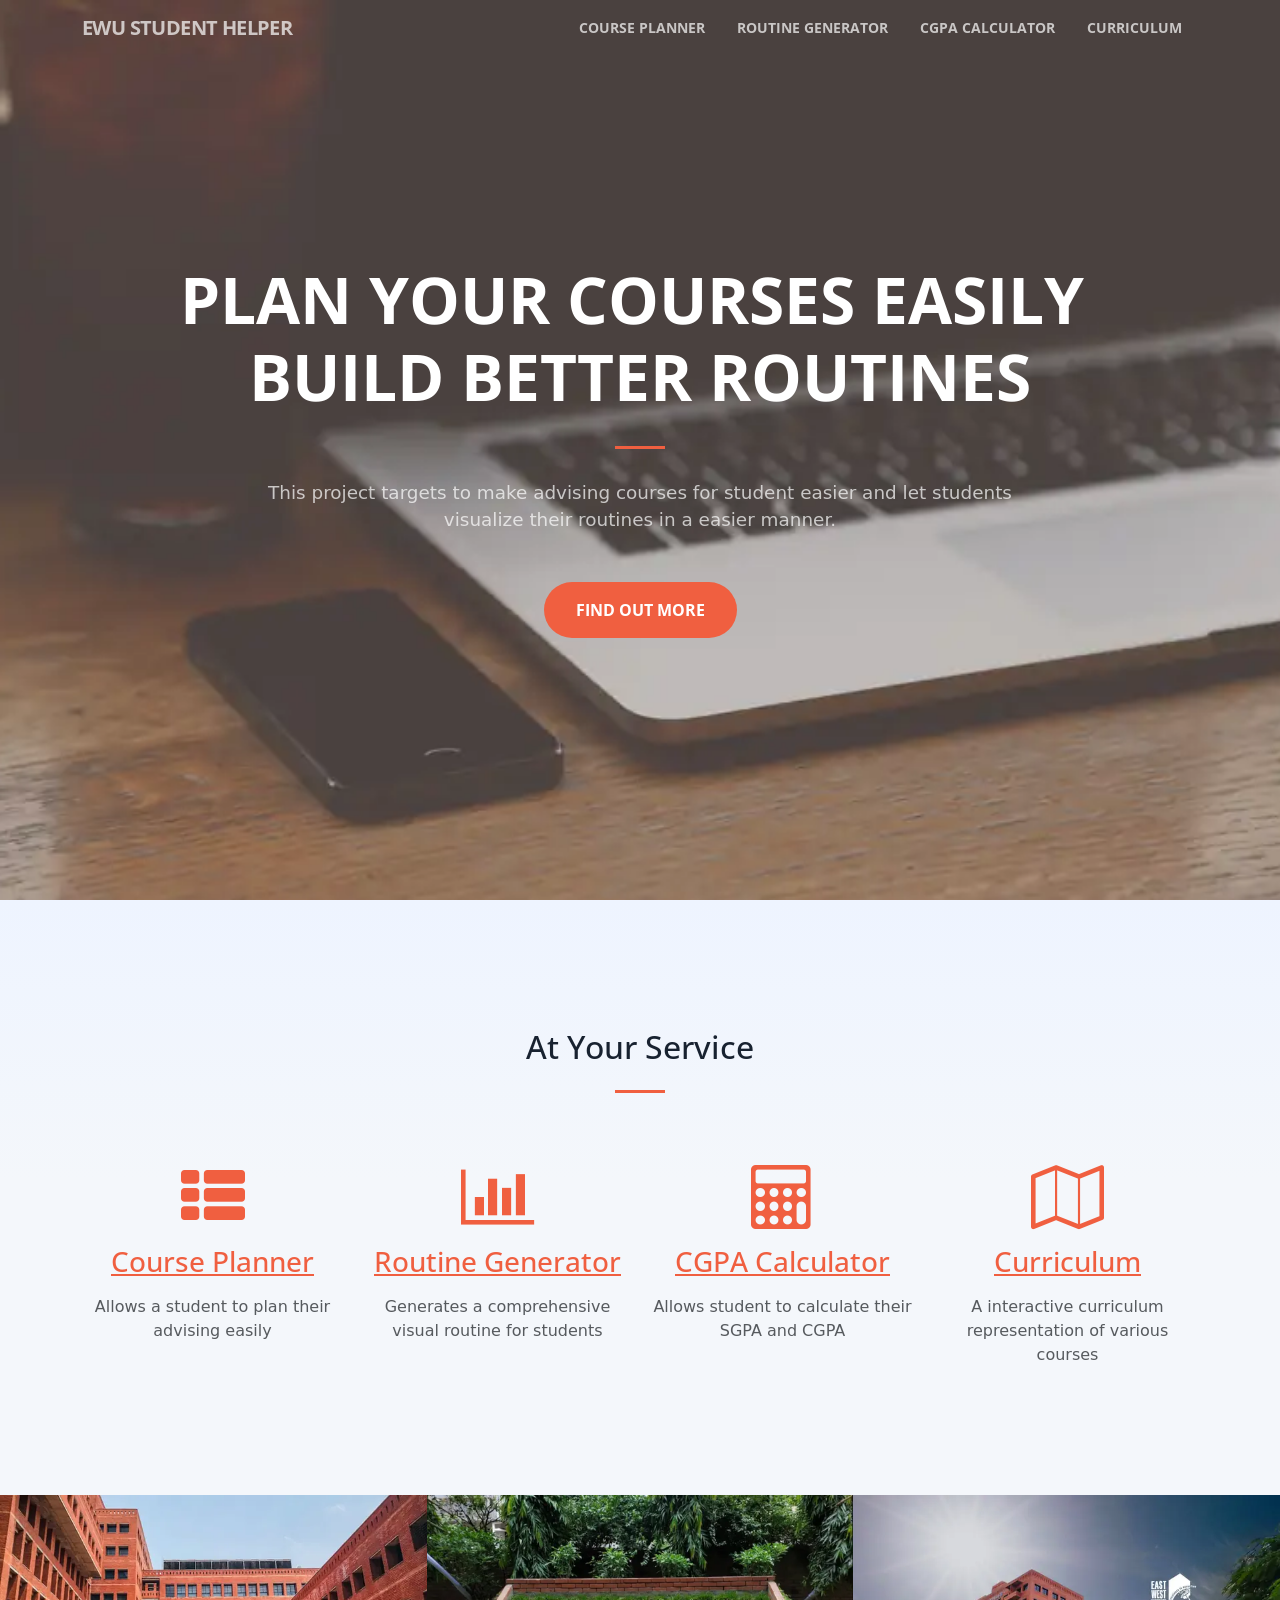
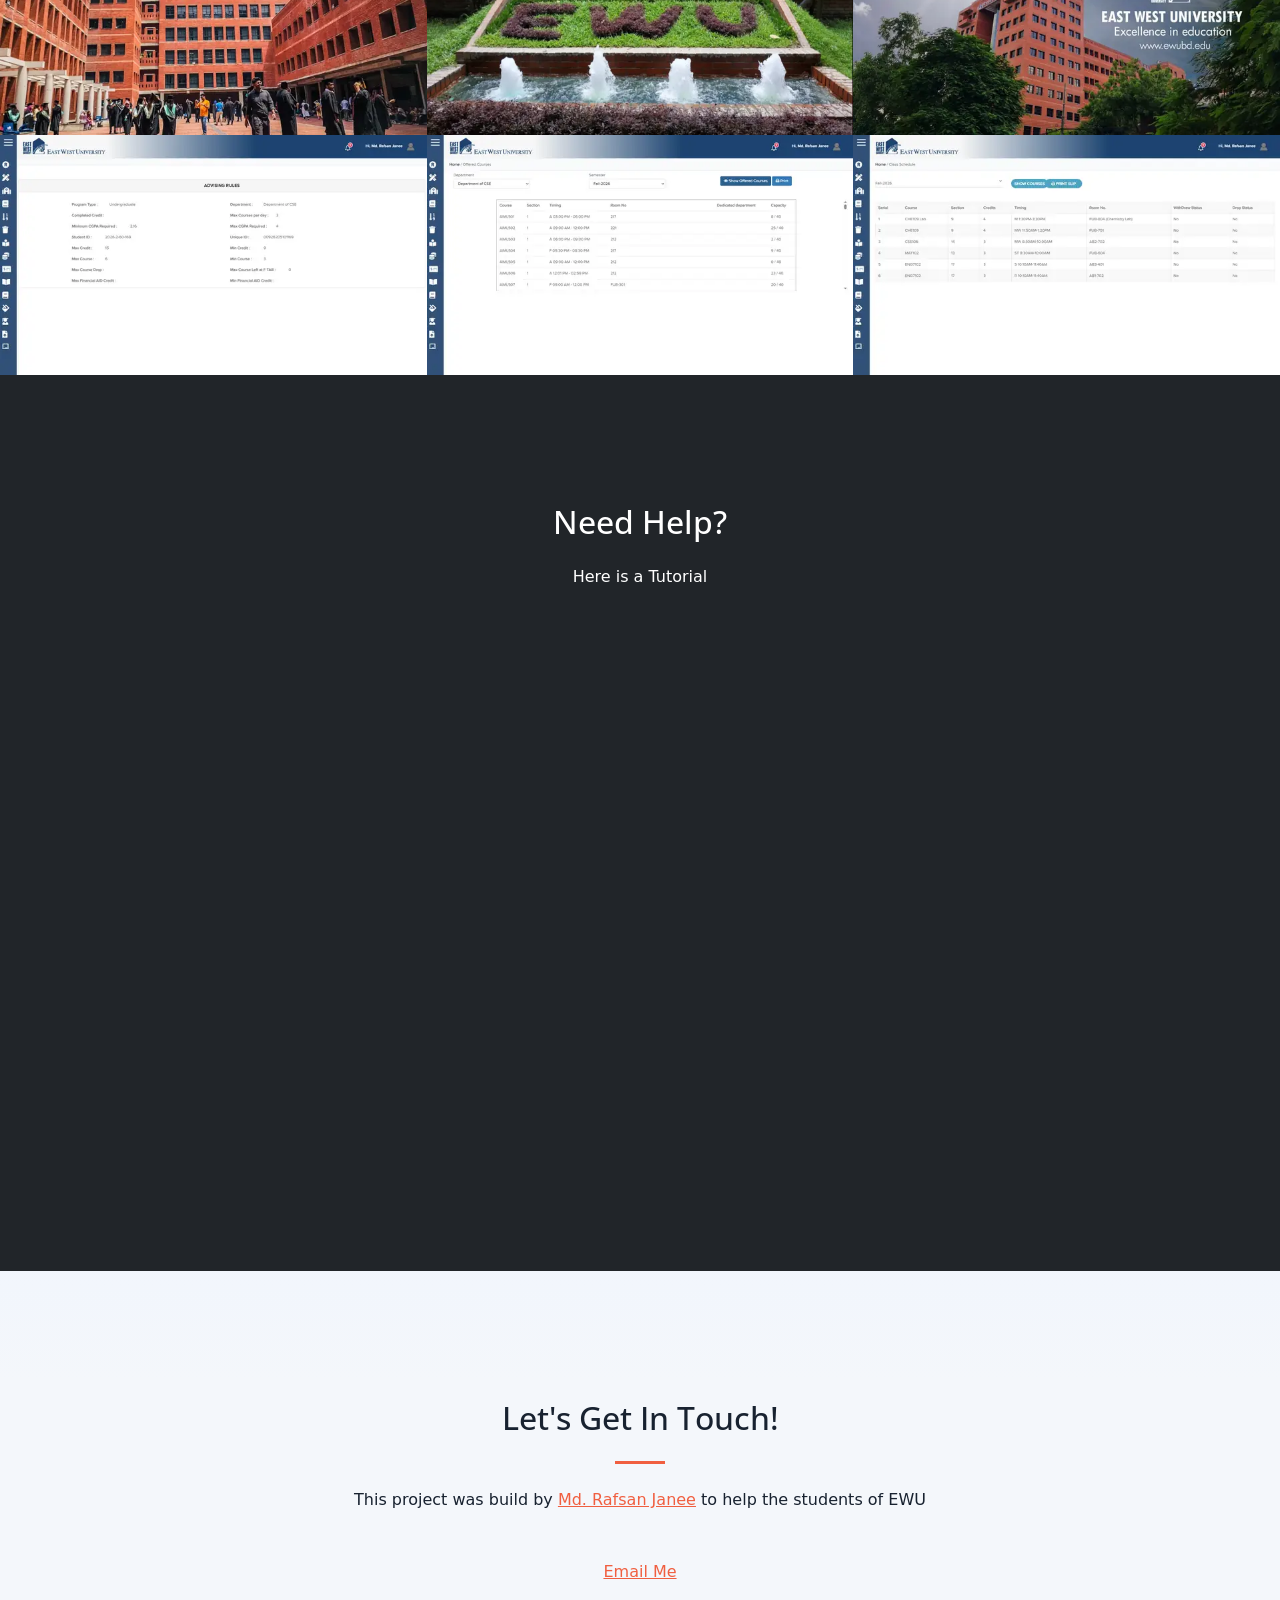
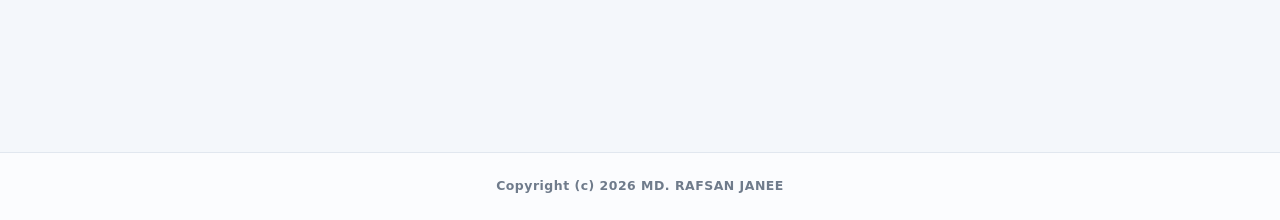
<file: index.html>
<!DOCTYPE html>
<html data-bs-theme="light" lang="en">

<head>
    <script async src="https://www.googletagmanager.com/gtag/js?id=G-41727BYK92"></script>
    <script>
        window.dataLayer = window.dataLayer || [];
        function gtag(){dataLayer.push(arguments);}
        gtag('js', new Date());

        gtag('config', 'G-41727BYK92');
    </script>

    <meta charset="utf-8">
    <meta name="viewport" content="width=device-width, initial-scale=1.0, shrink-to-fit=no">
    <meta name="google-site-verification" content="l_fJsaRKDpaovnv64IpRwN6zo4jwknFCxaAOwgimL_4" />
    <title>EWU Student Helper | Course Planner, CGPA Calculator & Routine Generator</title>
    <meta name="description" content="Free tools for East West University (EWU) students: CGPA calculator, course planner, routine generator, and curriculum guide, all in one place.">
    <meta name="keywords" content="EWU, East West University, EWU CGPA calculator, EWU routine generator, EWU course planner, EWU curriculum, EWU student helper">
    <link rel="canonical" href="https://ewustudenthelper.vercel.app/">
    <meta property="og:type" content="website">
    <meta property="og:url" content="https://ewustudenthelper.vercel.app/">
    <meta property="og:title" content="EWU Student Helper - Free Tools for East West University Students">
    <meta property="og:description" content="Free tools for East West University (EWU) students: CGPA calculator, course planner, routine generator, and curriculum guide, all in one place.">
    <meta property="og:image" content="https://ewustudenthelper.vercel.app/assets/img/og/og-home.jpg">
    <meta property="og:image:width" content="1200">
    <meta property="og:image:height" content="630">
    <meta property="og:site_name" content="EWU Student Helper">
    <meta name="twitter:card" content="summary_large_image">
    <meta name="twitter:title" content="EWU Student Helper - Free Tools for East West University Students">
    <meta name="twitter:description" content="Free tools for East West University (EWU) students: CGPA calculator, course planner, routine generator, and curriculum guide, all in one place.">
    <meta name="twitter:image" content="https://ewustudenthelper.vercel.app/assets/img/og/og-home.jpg">
    <meta property="og:site_name" content="EWU Student Helper">
    <meta name="application-name" content="EWU Student Helper">
    <script type="application/ld+json">
        {
           "@context": "https://schema.org",
            "@type": "WebSite",
            "name": "EWU Student Helper",
            "alternateName": ["EWU-Student-Helper", "EWU Student Helper App"],
            "url": "https://ewustudenthelper.vercel.app/"
        }
    </script>
    <link rel="icon" type="image/svg+xml" href="assets/img/favicon.svg">
    <link rel="preload" as="image" href="assets/img/header-mobile.webp" type="image/webp" media="(max-width: 800px)" fetchpriority="high">
    <link rel="preload" as="image" href="assets/img/header.webp" type="image/webp" media="(min-width: 801px)" fetchpriority="high">
    <link rel="stylesheet" href="assets/bootstrap/css/bootstrap.min.css">
    <link rel="stylesheet" href="assets/fonts/font-awesome.min.css">
    <link rel="stylesheet" href="assets/css/embed/animation/aos.min.css">
    <link rel="stylesheet" href="assets/css/baguetteBox.min.css" media="print" onload="this.media='all'">
    <noscript><link rel="stylesheet" href="assets/css/baguetteBox.min.css"></noscript>
    <link href="assets/css/style.css" rel="stylesheet">
</head>

<body id="page-top" data-bs-spy="scroll" data-bs-target="#mainNav" data-bs-offset="57">
    <nav class="navbar navbar-expand-lg fixed-top" id="mainNav">
        <div class="container"><a class="navbar-brand" href="#page-top">EWU STUDENT HELPER</a><button class="navbar-toggler" data-bs-toggle="collapse" data-bs-target="#navbarResponsive" type="button" aria-controls="navbarResponsive" aria-expanded="false" aria-label="Toggle navigation"><i class="fa fa-align-justify"></i></button>
            <div class="collapse navbar-collapse" id="navbarResponsive">
                <ul class="navbar-nav ms-auto">
                    <li class="nav-item"><a class="nav-link" href="planner.html">Course Planner</a></li>
                    <li class="nav-item"><a class="nav-link" href="routine.html">Routine Generator</a></li>
                    <li class="nav-item"><a class="nav-link" href="cgpa.html">CGPA Calculator</a></li>
                    <li class="nav-item"><a class="nav-link" href="curriculum.html">Curriculum</a></li>
                </ul>
            </div>
        </div>
    </nav>
    <header class="text-center text-white d-flex masthead" style="background-image:url('assets/img/header-mobile.webp');">
        <div class="container my-auto">
            <div class="row">
                <div class="col-lg-10 mx-auto">
                    <h1 class="text-uppercase"><strong>Plan your courses easily&nbsp; Build better routines</strong></h1>
                    <hr>
                </div>
            </div>
            <div class="col-lg-8 mx-auto">
                <p class="mb-5 text-faded">This project targets to make advising courses for student easier and let students visualize their routines in a easier manner.</p><a class="btn btn-primary btn-xl" role="button" href="#services">Find Out More</a>
            </div>
        </div>
    </header>
    <main id="main">
    <section id="services">
        <div class="container">
            <div class="row">
                <div class="col-lg-12 text-center">
                    <h2 class="section-heading">At Your Service</h2>
                    <hr class="my-4">
                </div>
            </div>
        </div>
        <div class="container">
            <div class="row">
                <div class="col-md-6 col-lg-3 text-center">
                    <div class="mt-5 mx-auto service-box"><i class="fa fa-th-list mb-3 fa-4x text-primary" data-aos="zoom-in" data-aos-duration="200" data-aos-once="true"></i>
                        <h3 class="mb-3"><a href="planner.html"> Course Planner</a></h3>
                        <p class="text-muted mb-0">Allows a student to plan their advising easily</p>
                    </div>
                </div>
                <div class="col-md-6 col-lg-3 text-center">
                    <div class="mt-5 mx-auto service-box"><i class="fa fa-bar-chart-o mb-3 fa-4x text-primary" data-aos="zoom-in" data-aos-duration="200" data-aos-delay="200" data-aos-once="true"></i>
                        <h3 class="mb-3"><a href="routine.html">Routine Generator</a></h3>
                        <p class="text-muted mb-0">Generates a comprehensive visual routine for students</p>
                    </div>
                </div>
                <div class="col-md-6 col-lg-3 text-center">
                    <div class="mt-5 mx-auto service-box"><i class="fa fa-calculator mb-3 fa-4x text-primary" data-aos="zoom-in" data-aos-duration="200" data-aos-delay="400" data-aos-once="true"></i>
                        <h3 class="mb-3"><a href="cgpa.html">CGPA Calculator</a></h3>
                        <p class="text-muted mb-0">Allows student to calculate their SGPA and CGPA</p>
                    </div>
                </div>
                <div class="col-md-6 col-lg-3 text-center">
                    <div class="mt-5 mx-auto service-box"><i class="fa fa-map-o mb-3 fa-4x text-primary" data-aos="fade" data-aos-duration="200" data-aos-delay="600" data-aos-once="true"></i>
                        <h3 class="mb-3"><a href="curriculum.html">Curriculum</a></h3>
                        <p class="text-muted mb-0">A interactive curriculum representation of various courses</p>
                    </div>
                </div>
            </div>
        </div>
    </section>
    <section class="p-0" id="portfolio">
        <div class="container-fluid p-0">
            <div class="row g-0 popup-gallery">
                <div class="col-sm-6 col-lg-4"><a class="portfolio-box" href="assets/img/fullsize/1.webp"><img class="img-fluid" src="assets/img/thumbnails/1.webp" width="640" height="360" loading="lazy" decoding="async" alt="East West University main campus">
                        <div class="portfolio-box-caption">
                            <div class="portfolio-box-caption-content">
                                <div class="project-category text-faded"><span>East West University</span></div>
                                <div class="project-name"><span>Main Campus</span></div>
                            </div>
                        </div>
                    </a></div>
                <div class="col-sm-6 col-lg-4"><a class="portfolio-box" href="assets/img/fullsize/2.webp"><img class="img-fluid" src="assets/img/thumbnails/2.webp" width="640" height="360" loading="lazy" decoding="async" alt="East West University garden">
                        <div class="portfolio-box-caption">
                            <div class="portfolio-box-caption-content">
                                <div class="project-category text-faded"><span>East West University</span></div>
                                <div class="project-name"><span>Garden</span></div>
                            </div>
                        </div>
                    </a></div>
                <div class="col-sm-6 col-lg-4"><a class="portfolio-box" href="assets/img/fullsize/3.webp"><img class="img-fluid" src="assets/img/thumbnails/3.webp" width="640" height="360" loading="lazy" decoding="async" alt="East West University main building">
                        <div class="portfolio-box-caption">
                            <div class="portfolio-box-caption-content">
                                <div class="project-category text-faded"><span>East West University</span></div>
                                <div class="project-name"><span>Main Building</span></div>
                            </div>
                        </div>
                    </a></div>
                <div class="col-sm-6 col-lg-4"><a class="portfolio-box" href="assets/img/fullsize/4.webp"><img class="img-fluid" src="assets/img/thumbnails/4.webp" width="640" height="360" loading="lazy" decoding="async" alt="Student portal advising rules page">
                        <div class="portfolio-box-caption">
                            <div class="portfolio-box-caption-content">
                                <div class="project-category text-faded"><span>Student Portal</span></div>
                                <div class="project-name"><span>Advising Rules</span></div>
                            </div>
                        </div>
                    </a></div>
                <div class="col-sm-6 col-lg-4"><a class="portfolio-box" href="assets/img/fullsize/5.webp"><img class="img-fluid" src="assets/img/thumbnails/5.webp" width="640" height="360" loading="lazy" decoding="async" alt="Student portal offered courses page">
                        <div class="portfolio-box-caption">
                            <div class="portfolio-box-caption-content">
                                <div class="project-category text-faded"><span>Student Portal</span></div>
                                <div class="project-name"><span>Offered Courses</span></div>
                            </div>
                        </div>
                    </a></div>
                <div class="col-sm-6 col-lg-4"><a class="portfolio-box" href="assets/img/fullsize/6.webp"><img class="img-fluid" src="assets/img/thumbnails/6.webp" width="640" height="360" loading="lazy" decoding="async" alt="Student portal class routine page">
                        <div class="portfolio-box-caption">
                            <div class="portfolio-box-caption-content">
                                <div class="project-category text-faded"><span>Student Portal</span></div>
                                <div class="project-name"><span>Class Routine</span></div>
                            </div>
                        </div>
                    </a></div>
            </div>
        </div>
    </section>
    <section class="text-white bg-dark">
        <div class="container text-center">
            <h2 class="mb-4">Need Help?</h2>
            <p>Here is a Tutorial</p>
            <div class="video-container">
                <iframe src="https://www.youtube.com/embed/fWmCwAEQuKg" title="EWU Student Helper Tutorial" allowfullscreen> </iframe>
            </div>
        </div>
    </section>
    <section id="contact">
        <div class="container">
            <div class="row">
                <div class="col-lg-8 text-center mx-auto">
                    <h2 class="section-heading">Let's Get In Touch!</h2>
                    <hr class="my-4">
                    <p class="mb-5">This project was build by <a href="https://mdrafsanjanee.vercel.app/" target="_blank">Md. Rafsan Janee</a> to help the students of EWU</p>
                    <a href="mailto:rafsanjanee2007@gmail.com" target="_blank">Email Me</a>
                </div>
            </div>
        </div>
        <footer></footer>
    </section>
    </main>
    <script defer src="assets/bootstrap/js/bootstrap.min.js"></script>
    <script defer src="assets/js/embed/animation/aos.min.js"></script>
    <script defer src="assets/js/bs-init.js"></script>
    <script defer src="assets/js/baguetteBox.min.js"></script>
    <script defer src="assets/js/creative.js"></script>
    <footer class="page-footer">Copyright (c) 2026 MD. RAFSAN JANEE</footer>
</body>
</html>
</file>
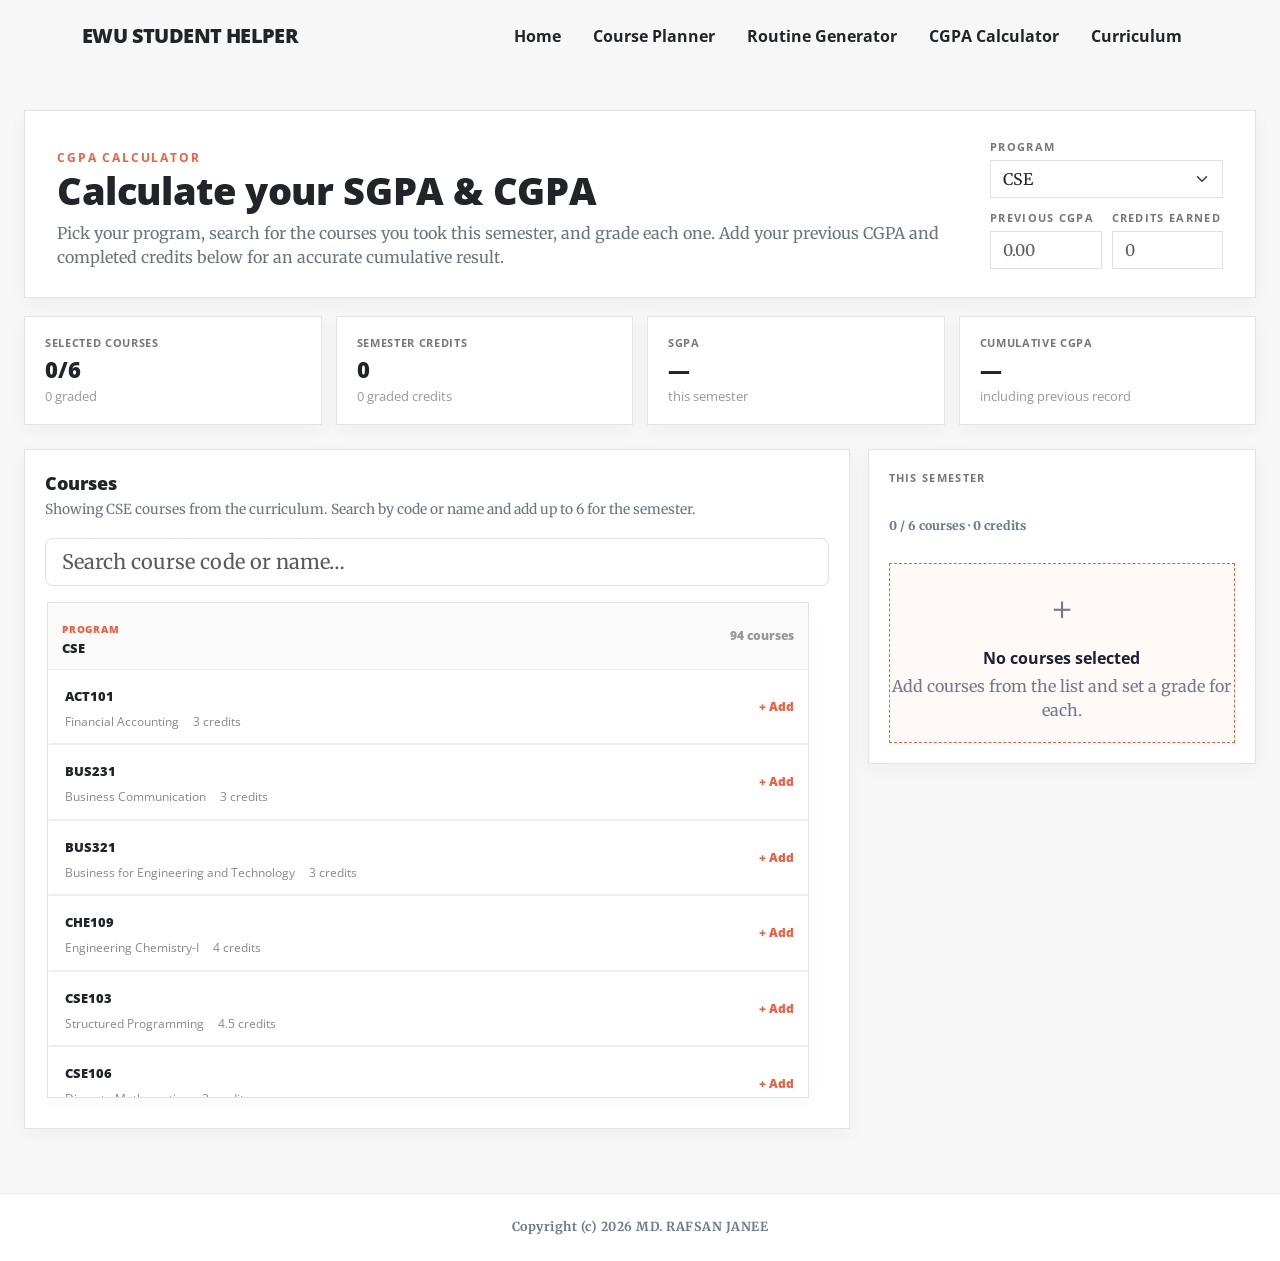
<file: cgpa.html>
<!doctype html>
<html lang="en">

<head>
    <script async src="https://www.googletagmanager.com/gtag/js?id=G-41727BYK92"></script>
    <script>
        window.dataLayer = window.dataLayer || [];
        function gtag(){dataLayer.push(arguments);}
        gtag('js', new Date());

        gtag('config', 'G-41727BYK92');
    </script>
    <meta charset="utf-8">
    <meta name="viewport" content="width=device-width,initial-scale=1">
    <title>CGPA Calculator · EWU</title>
    <meta name="description" content="Calculate your East West University (EWU) CGPA online instantly with this free, easy-to-use CGPA Calculator tool.">
    <meta name="keywords" content="EWU CGPA calculator, East West University CGPA, EWU GPA calculator">
    <link rel="canonical" href="https://ewustudenthelper.vercel.app/cgpa.html">
    <meta property="og:type" content="website">
    <meta property="og:url" content="https://ewustudenthelper.vercel.app/cgpa.html">
    <meta property="og:title" content="EWU CGPA Calculator - Calculate Your CGPA Instantly">
    <meta property="og:description" content="Calculate your East West University (EWU) CGPA online instantly with this free, easy-to-use CGPA Calculator tool.">
    <meta property="og:image" content="https://ewustudenthelper.vercel.app/assets/img/og/og-cgpa.jpg">
    <meta property="og:image:width" content="1200">
    <meta property="og:image:height" content="630">
    <meta property="og:site_name" content="EWU Student Helper">
    <meta name="twitter:card" content="summary_large_image">
    <meta name="twitter:title" content="EWU CGPA Calculator - Calculate Your CGPA Instantly">
    <meta name="twitter:description" content="Calculate your East West University (EWU) CGPA online instantly with this free, easy-to-use CGPA Calculator tool.">
    <meta name="twitter:image" content="https://ewustudenthelper.vercel.app/assets/img/og/og-cgpa.jpg">
    <link rel="icon" type="image/x-icon" href="assets/img/favicon.svg">
    <link href="https://cdn.jsdelivr.net/npm/bootstrap@5.3.3/dist/css/bootstrap.min.css" rel="stylesheet">
    <link href="assets/css/style.css" rel="stylesheet">
    <link href="assets/css/creative-theme.css" rel="stylesheet">
    <link href="assets/css/app-theme.css" rel="stylesheet">
    <link href="assets/css/cgpa.css" rel="stylesheet">
    <link rel="stylesheet" href="assets/fonts/font-awesome.min.css">
</head>

<body class="creative-theme">
    <nav class="navbar navbar-expand-lg fixed-top" id="mainNav">
        <div class="container"><a class="navbar-brand" href="index.html">EWU STUDENT HELPER</a><button class="navbar-toggler" data-bs-toggle="collapse" data-bs-target="#navbarResponsive" type="button" aria-controls="navbarResponsive" aria-expanded="false" aria-label="Toggle navigation"><i class="fa fa-align-justify"></i></button>
            <div class="collapse navbar-collapse" id="navbarResponsive">
                <ul class="navbar-nav ms-auto">
                    <li class="nav-item"><a class="nav-link" href="index.html">Home</a></li>
                    <li class="nav-item"><a class="nav-link" href="planner.html">Course Planner</a></li>
                    <li class="nav-item"><a class="nav-link" href="routine.html">Routine Generator</a></li>
                    <li class="nav-item"><a class="nav-link active" href="cgpa.html">CGPA Calculator</a></li>
                    <li class="nav-item"><a class="nav-link" href="curriculum.html">Curriculum</a></li>
                </ul>
            </div>
        </div>
    </nav>
    <main class="container-fluid px-3 px-lg-4 py-4">
        <header class="planner-toolbar">
            <div>
                <div class="eyebrow">CGPA CALCULATOR</div>
                <h1>Calculate your SGPA &amp; CGPA</h1>
                <p class="text-secondary mb-0">Pick your program, search for the courses you took this semester, and
                    grade each one. Add your previous CGPA and completed credits below for an accurate cumulative
                    result.</p>
            </div>
            <div class="planner-toolbar-right cgpa-toolbar-right">
                <div class="cgpa-field">
                    <div class="small-label">Program</div>
                    <select id="programSelect" class="form-select"></select>
                </div>
                <div class="cgpa-field-row">
                    <div class="cgpa-field">
                        <div class="small-label">Previous CGPA</div>
                        <input id="prevCgpa" class="form-control" type="number" min="0" max="4" step="0.01"
                            placeholder="0.00">
                    </div>
                    <div class="cgpa-field">
                        <div class="small-label">Credits earned</div>
                        <input id="prevCredits" class="form-control" type="number" min="0" step="0.5"
                            placeholder="0">
                    </div>
                </div>
            </div>
        </header>
        <section id="cgpaSummary" class="summary-grid mb-4"></section>
        <div class="planner-layout">
            <section class="panel planner-courses">
                <div class="panel-head">
                    <div>
                        <h2>Courses</h2>
                        <p>Showing <span id="courseListProgramLabel">CSE</span> courses from the curriculum. Search by
                            code or name and add up to 6 for the semester.</p>
                    </div>
                </div>
                <div class="planner-search-row" style="grid-template-columns:1fr;">
                    <input id="courseSearch" class="form-control form-control-lg" type="search"
                        placeholder="Search course code or name…">
                </div>
                <div id="courseList" class="course-list"></div>
            </section>
            <aside class="panel selected-panel">
                <div class="selected-top">
                    <div>
                        <div class="small-label">This semester</div>
                        <div class="selection-counter" id="selectionCounter">0 / 6 courses · 0 credits</div>
                    </div>
                </div>
                <div id="selectedList" class="selected-list"></div>
                <div id="selectedEmpty" class="selected-empty">
                    <div class="placeholder-icon">＋</div><strong>No courses selected</strong><span>Add courses from
                        the list and set a grade for each.</span>
                </div>
            </aside>
        </div>
    </main>
    <script src="https://cdn.jsdelivr.net/npm/bootstrap@5.3.3/dist/js/bootstrap.bundle.min.js"></script>
    <script src="assets/js/common.js"></script>
    <script src="assets/js/curriculum-data.js"></script>
    <script src="assets/js/cgpa.js"></script>
    <script src="assets/js/creative.js"></script>
    <footer class="page-footer">Copyright (c) 2026 MD. RAFSAN JANEE</footer>
</body>
</html>
</file>
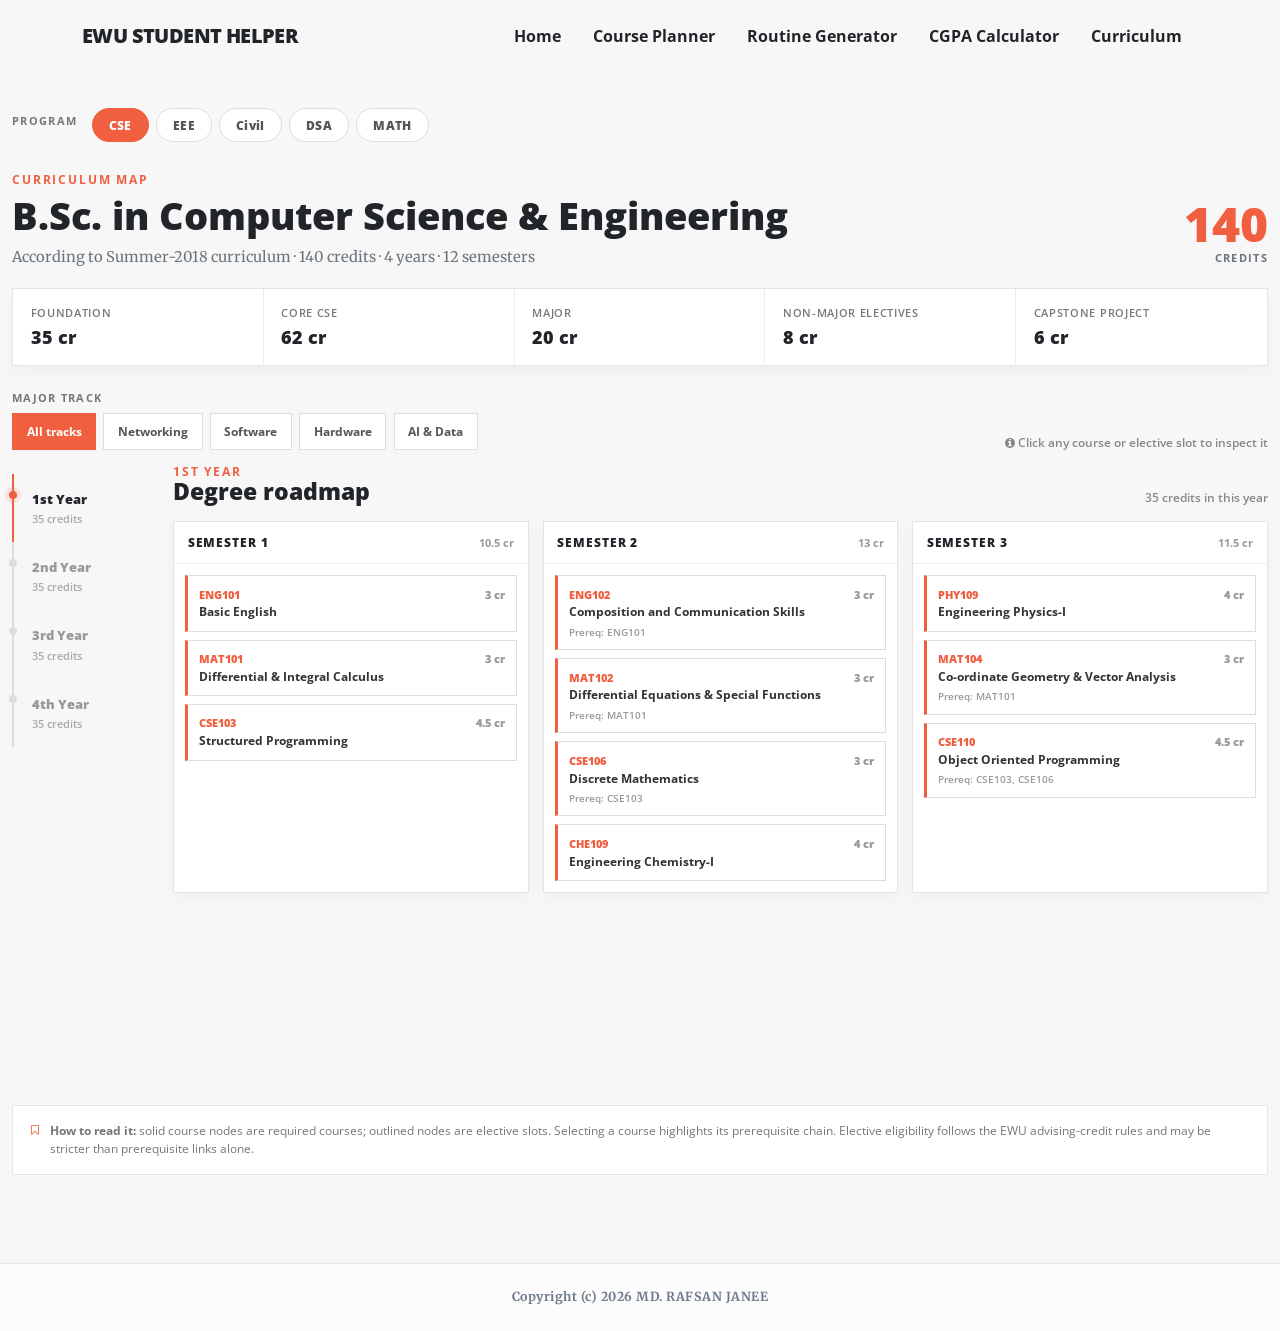
<file: curriculum.html>
<!doctype html>
<html lang="en">

<head>
  <script async src="https://www.googletagmanager.com/gtag/js?id=G-41727BYK92"></script>
  <script>
    window.dataLayer = window.dataLayer || [];
    function gtag() { dataLayer.push(arguments); }
    gtag('js', new Date());

    gtag('config', 'G-41727BYK92');
  </script>
  <meta charset="utf-8">
  <meta name="viewport" content="width=device-width, initial-scale=1">
  <title>Curriculum · EWU Student Helper</title>
  <meta name="description"
    content="Browse the full East West University (EWU) curriculum and course requirements by department.">
  <meta name="keywords" content="EWU curriculum, East West University courses, EWU course requirements">
  <link rel="canonical" href="https://ewustudenthelper.vercel.app/curriculum.html">
  <meta property="og:type" content="website">
  <meta property="og:url" content="https://ewustudenthelper.vercel.app/curriculum.html">
  <meta property="og:title" content="EWU Curriculum - Course Requirements by Department">
  <meta property="og:description"
    content="Browse the full East West University (EWU) curriculum and course requirements by department.">
  <meta property="og:image" content="https://ewustudenthelper.vercel.app/assets/img/og/og-curriculum.jpg">
  <meta property="og:image:width" content="1200">
  <meta property="og:image:height" content="630">
  <meta property="og:site_name" content="EWU Student Helper">
  <meta name="twitter:card" content="summary_large_image">
  <meta name="twitter:title" content="EWU Curriculum - Course Requirements by Department">
  <meta name="twitter:description"
    content="Browse the full East West University (EWU) curriculum and course requirements by department.">
  <meta name="twitter:image" content="https://ewustudenthelper.vercel.app/assets/img/og/og-curriculum.jpg">
  <link rel="icon" href="assets/img/favicon.svg">
  <link href="https://cdn.jsdelivr.net/npm/bootstrap@5.3.3/dist/css/bootstrap.min.css" rel="stylesheet">
  <link href="assets/css/style.css" rel="stylesheet">
  <link href="assets/css/creative-theme.css" rel="stylesheet">
  <link href="assets/css/curriculum.css" rel="stylesheet">
  <link rel="stylesheet" href="assets/fonts/font-awesome.min.css">
</head>

<body class="creative-theme curriculum-page">
  <nav class="navbar navbar-expand-lg fixed-top" id="mainNav">
    <div class="container">
      <a class="navbar-brand" href="index.html">EWU STUDENT HELPER</a>
      <button class="navbar-toggler" data-bs-toggle="collapse" data-bs-target="#navbarResponsive" type="button"
        aria-controls="navbarResponsive" aria-expanded="false" aria-label="Toggle navigation">
        <i class="fa fa-align-justify"></i>
      </button>
      <div class="collapse navbar-collapse" id="navbarResponsive">
        <ul class="navbar-nav ms-auto">
          <li class="nav-item"><a class="nav-link" href="index.html">Home</a></li>
          <li class="nav-item"><a class="nav-link" href="planner.html">Course Planner</a></li>
          <li class="nav-item"><a class="nav-link" href="routine.html">Routine Generator</a></li>
          <li class="nav-item"><a class="nav-link" href="cgpa.html">CGPA Calculator</a></li>
          <li class="nav-item"><a class="nav-link active" href="curriculum.html">Curriculum</a></li>
        </ul>
      </div>
    </div>
  </nav>

  <main class="container curriculum-wrap">
    <section class="program-switch" aria-label="Choose your program">
      <span class="toolbar-label">PROGRAM</span>
      <div class="program-tabs" id="programTabs"></div>
    </section>

    <section class="curriculum-hero">
      <div>
        <div class="eyebrow">CURRICULUM MAP</div>
        <h1 id="programTitle">B.Sc. in Computer Science &amp; Engineering</h1>
        <p class="hero-copy" id="programMeta">Summer-2018 curriculum · 140 credits · 4 years · 12 semesters</p>
      </div>
      <div class="credit-total" id="creditTotalBox"><strong id="creditTotalNum">140</strong><span>credits</span></div>
    </section>

    <section class="curriculum-summary" id="curriculumSummary" aria-label="Degree requirements"></section>

    <section class="map-toolbar" id="mapToolbar">
      <div>
        <span class="toolbar-label">MAJOR TRACK</span>
        <div class="track-tabs" id="trackTabs"></div>
      </div>
      <div class="map-help" id="mapHelp"><i class="fa fa-info-circle"></i> Click a course to inspect prerequisites</div>
    </section>

    <section class="roadmap">
      <aside class="year-nav" id="yearNav"></aside>
      <div class="year-stage" id="yearStage"></div>
    </section>

    <section class="map-note">
      <i class="fa fa-bookmark-o"></i>
      <span><strong>How to read it:</strong> solid course nodes are required courses; outlined nodes are elective slots.
        Selecting a course highlights its prerequisite chain. Elective eligibility follows the EWU advising-credit
        rules and may be stricter than prerequisite links alone.</span>
    </section>
  </main>

  <div class="modal fade" id="courseModal" tabindex="-1" aria-hidden="true">
    <div class="modal-dialog modal-dialog-centered">
      <div class="modal-content course-modal">
        <div class="modal-header">
          <div>
            <div class="modal-code" id="cmCode"></div>
            <h2 id="cmName"></h2>
          </div>
          <button type="button" class="btn-close" data-bs-dismiss="modal" aria-label="Close"></button>
        </div>
        <div class="modal-body">
          <div class="modal-credit" id="cmCredit"></div>
          <div class="detail-block"><span id="cmPrereqLabel">PREREQUISITES</span>
            <div id="cmPrereq"></div>
          </div>
          <div class="detail-block"><span id="cmNextLabel">LEADS TO</span>
            <div id="cmNext"></div>
          </div>
          <div class="detail-block"><span>ADVISING NOTE</span>
            <div id="cmAdvice"></div>
          </div>
        </div>
      </div>
    </div>
  </div>

  <script src="https://cdn.jsdelivr.net/npm/bootstrap@5.3.3/dist/js/bootstrap.bundle.min.js"></script>
  <script src="assets/js/creative.js"></script>
  <script src="assets/js/curriculum-data.js"></script>
  <script src="assets/js/curriculum.js"></script>
  <footer class="page-footer">Copyright (c) 2026 MD. RAFSAN JANEE</footer>
</body>

</html>
</file>
<file: assets/css/style.css>
:root {
    --bg: #f4f7fb;
    --panel: #fff;
    --text: #182230;
    --muted: #6f7b8b;
    --line: #e1e7ef;
    --accent: #2463eb;
    --accent2: #214fd3;
    --danger: #d92d20;
    --shadow: 0 14px 40px rgba(30, 52, 82, .08)
}

* {
    box-sizing: border-box
}

body {
    margin: 0;
    background: linear-gradient(180deg, #eef4ff 0, var(--bg) 280px);
    color: var(--text);
    min-height: 100vh;
    font-family: Inter, system-ui, -apple-system, "Segoe UI", Roboto, Arial, sans-serif
}

.app-nav {
    background: rgba(255, 255, 255, .92);
    backdrop-filter: blur(14px);
    border-bottom: 1px solid var(--line)
}

.navbar-brand {
    font-weight: 900;
    letter-spacing: -.03em;
    color: var(--text)
}

.nav-link {
    font-weight: 700;
    color: #536174
}

.nav-link:hover,
.nav-link.active {
    color: var(--accent)
}

.navbar-toggler {
    border: 1px solid var(--line)
}

.hero,
.landing-card,
.planner-toolbar {
    background: rgba(255, 255, 255, .94);
    border: 1px solid var(--line);
    border-radius: 24px;
    box-shadow: var(--shadow)
}

.hero {
    padding: 28px;
    display: flex;
    justify-content: space-between;
    align-items: center;
    gap: 24px
}

.landing-card {
    padding: clamp(28px, 6vw, 70px);
    max-width: 1100px;
    margin: 6vh auto 0
}

.landing-card.compact {
    max-width: 760px
}

.landing-card h1 {
    max-width: 760px;
    font-size: clamp(2.2rem, 5vw, 4rem);
    font-weight: 900;
    letter-spacing: -.05em;
    margin: 8px 0 12px
}

.landing-card h2 {
    font-weight: 900;
    letter-spacing: -.035em
}

.hero h1,
.planner-toolbar h1 {
    font-weight: 900;
    letter-spacing: -.04em;
    margin: 4px 0 8px
}

.eyebrow {
    letter-spacing: .14em;
    font-size: .76rem;
    font-weight: 800;
    color: var(--accent)
}

.hero-actions {
    display: flex;
    gap: 10px;
    flex-wrap: wrap
}

.small-label {
    color: var(--muted);
    font-size: .73rem;
    font-weight: 800;
    letter-spacing: .05em;
    text-transform: uppercase;
    margin-bottom: 6px
}

.summary-grid {
    display: grid;
    grid-template-columns: repeat(4, minmax(0, 1fr));
    gap: 14px
}

.stat,
.summary-empty {
    background: var(--panel);
    border: 1px solid var(--line);
    border-radius: 18px;
    padding: 18px 20px;
    box-shadow: var(--shadow)
}

.summary-empty {
    grid-column: 1/-1;
    display: flex;
    flex-direction: column;
    align-items: center;
    justify-content: center;
    min-height: 112px;
    text-align: center;
    gap: 4px;
    color: var(--muted)
}

.summary-empty strong {
    color: var(--text)
}

.stat .label {
    color: var(--muted);
    font-size: .82rem;
    font-weight: 700
}

.stat .value {
    font-size: 1.55rem;
    font-weight: 900;
    margin-top: 4px
}

.stat .detail {
    color: var(--muted);
    font-size: .8rem;
    margin-top: 2px
}

.panel {
    background: var(--panel);
    border: 1px solid var(--line);
    border-radius: 22px;
    box-shadow: var(--shadow);
    padding: 20px;
    overflow: hidden
}

.panel-head {
    display: flex;
    justify-content: space-between;
    align-items: flex-start;
    gap: 16px;
    margin-bottom: 18px
}

.panel-head h2 {
    font-size: 1.15rem;
    font-weight: 800;
    margin: 0
}

.panel-head p {
    margin: 4px 0 0;
    color: var(--muted);
    font-size: .86rem
}

/* Youtube iframe */
.video-container {
    width: 100%;
    max-width: 900px;
    aspect-ratio: 16 / 9;
    margin: 20px auto;
}

.video-container iframe {
    width: 100%;
    height: 100%;
    border: none;
    border-radius: 10px;
}

/* planner */
.planner-toolbar {
    padding: 22px 24px;
    display: flex;
    justify-content: space-between;
    gap: 20px;
    align-items: end;
    margin-bottom: 18px
}

.planner-toolbar-right {
    width: 290px
}

.planner-layout {
    display: grid;
    grid-template-columns: minmax(0, 1.7fr) minmax(330px, .8fr);
    gap: 18px;
    align-items: start
}

.planner-courses {
    min-height: 0;
    height: calc(100vh - 220px);
    display: flex;
    flex-direction: column;
    overflow: visible
}

.recommended-wrap {
    margin: 0 0 14px;
    padding: 12px 0;
    border-top: 1px solid var(--line);
    border-bottom: 1px solid var(--line)
}

.chip-row {
    display: flex;
    gap: 8px;
    flex-wrap: wrap
}

.course-chip {
    border: 1px solid #cfd9eb;
    background: #f6f8fd;
    color: var(--accent);
    font-weight: 800;
    border-radius: 999px;
    padding: 7px 11px;
    font-size: .78rem
}

.course-chip:hover {
    border-color: var(--accent);
    background: #eef4ff
}

.planner-search-row {
    display: grid;
    grid-template-columns: minmax(0, 1fr) 220px;
    gap: 10px;
    margin-bottom: 14px
}

.course-list {
    display: flex;
    flex-direction: column;
    gap: 14px;
    flex: 1 1 0;
    height: 0;
    min-height: 0;
    overflow-y: scroll;
    overflow-x: hidden;
    padding: 2px 5px 10px 2px;
    scrollbar-gutter: stable
}

.dept-block {
    border: 1px solid var(--line);
    border-radius: 18px;
    overflow: hidden;
    background: #fbfcfe
}

.dept-head {
    padding: 12px 14px;
    display: flex;
    justify-content: space-between;
    align-items: center;
    gap: 12px;
    background: #f2f6fb;
    border-bottom: 1px solid var(--line)
}

.dept-head>div {
    min-width: 0
}

.dept-head strong {
    display: block;
    font-size: .92rem;
    font-weight: 900
}

.dept-head>span {
    color: var(--muted);
    font-size: .72rem;
    font-weight: 800;
    white-space: nowrap
}

.dept-kicker {
    color: var(--accent);
    font-size: .62rem;
    letter-spacing: .08em;
    font-weight: 900;
    text-transform: uppercase
}

.course-block {
    border-bottom: 1px solid var(--line)
}

.course-block:last-child {
    border-bottom: 0
}

.course-head {
    padding: 13px 14px;
    display: flex;
    justify-content: space-between;
    align-items: flex-start;
    gap: 12px
}

.course-code-head {
    font-size: 1rem;
    font-weight: 900
}

.course-name {
    margin-top: 2px;
    color: var(--muted);
    font-size: .8rem
}

.course-head>span {
    color: var(--muted);
    font-weight: 800;
    font-size: .77rem;
    white-space: nowrap
}

.section-stack {
    border-top: 1px solid var(--line)
}

.section-row {
    width: 100%;
    border: 0;
    border-bottom: 1px solid var(--line);
    background: #fff;
    padding: 13px 14px;
    display: flex;
    justify-content: space-between;
    align-items: center;
    gap: 14px;
    text-align: left;
    transition: .12s ease
}

.section-row:last-child {
    border-bottom: 0
}

.section-row:hover:not(:disabled) {
    background: #f6f9ff
}

.section-row.selected {
    background: #eef4ff
}

.section-row:disabled {
    opacity: .53;
    cursor: not-allowed
}

.section-info {
    min-width: 0
}

.section-info>strong {
    font-size: .81rem;
    font-weight: 900
}

.section-facts {
    display: flex;
    flex-wrap: wrap;
    gap: 5px 14px;
    color: var(--muted);
    font-size: .73rem;
    margin-top: 6px
}

.section-action {
    flex: none;
    color: var(--accent);
    font-weight: 800;
    font-size: .74rem
}

.selected-panel {
    position: sticky;
    top: 82px
}

.selected-top {
    display: grid;
    grid-template-columns: minmax(0, 1fr) auto;
    gap: 16px;
    align-items: start
}

.char-count {
    text-align: right;
    color: var(--muted);
    font-size: .67rem;
    margin-top: 3px
}

.selection-counter {
    color: var(--muted);
    font-size: .76rem;
    font-weight: 800;
    white-space: nowrap;
    padding-top: 26px
}

.planner-warnings {
    margin-top: 14px;
    display: flex;
    flex-direction: column;
    gap: 7px
}

.planner-alert {
    background: #fff1f0;
    border: 1px solid #ffd0cc;
    color: #b42318;
    border-radius: 12px;
    padding: 9px 10px;
    font-size: .75rem;
    font-weight: 700
}

.selected-list {
    margin-top: 14px;
    display: flex;
    flex-direction: column;
    gap: 10px;
    max-height: 58vh;
    overflow: auto;
    padding-right: 2px
}

.selected-card {
    border: 1px solid var(--line);
    border-radius: 14px;
    padding: 12px;
    background: #fff
}

.selected-head {
    display: flex;
    align-items: flex-start;
    justify-content: space-between;
    gap: 10px
}

.selected-head strong {
    display: block;
    font-size: .94rem;
    font-weight: 900
}

.selected-head span {
    display: block;
    color: var(--muted);
    font-size: .74rem;
    margin-top: 2px
}

.icon-btn {
    border: 0;
    background: transparent;
    color: #7b8797;
    font-size: 1.2rem;
    line-height: 1;
    padding: 0 2px
}

.icon-btn:hover {
    color: var(--danger)
}

.selected-meta {
    display: flex;
    justify-content: space-between;
    color: var(--muted);
    font-size: .74rem;
    font-weight: 800;
    margin-top: 10px
}

.selected-meetings {
    display: flex;
    flex-direction: column;
    gap: 3px;
    margin-top: 8px;
    color: #475467;
    font-size: .72rem
}

.selected-empty {
    border: 1px dashed #cdd6e3;
    border-radius: 14px;
    min-height: 180px;
    display: flex;
    flex-direction: column;
    align-items: center;
    justify-content: center;
    color: var(--muted);
    text-align: center;
    gap: 4px;
    margin-top: 14px
}

.selected-empty strong {
    color: var(--text)
}

.list-empty {
    min-height: 260px;
    display: flex;
    flex-direction: column;
    align-items: center;
    justify-content: center;
    text-align: center;
    color: var(--muted);
    gap: 5px;
    padding: 30px
}

.list-empty strong {
    color: var(--text)
}

.imported-summary {
    display: flex;
    gap: 6px;
    flex-wrap: wrap;
    color: var(--muted);
    font-size: .69rem;
    line-height: 1.2
}

.imported-pill {
    display: inline-flex;
    align-items: center;
    gap: 5px;
    padding: 5px 8px;
    border: 1px solid var(--line);
    background: #f7f9fc;
    border-radius: 999px
}

.imported-pill button {
    border: 0;
    background: transparent;
    color: var(--muted);
    padding: 0 1px;
    line-height: 1
}

.imported-pill button:hover {
    color: var(--danger)
}

/* routine */
.routine-grid {
    display: grid;
    grid-template-columns: repeat(5, minmax(180px, 1fr));
    gap: 12px;
    min-width: 900px
}

.routine-scroll {
    overflow-x: auto
}

.day-col {
    background: #f8fafc;
    border: 1px solid var(--line);
    border-radius: 16px;
    overflow: hidden
}

.day-head {
    padding: 14px 14px 12px;
    background: linear-gradient(135deg, #3f83f8, #244fd8);
    color: #fff
}

.day-name {
    font-weight: 800;
    font-size: 1rem
}

.day-meta {
    display: flex;
    justify-content: space-between;
    gap: 8px;
    margin-top: 6px;
    font-size: .74rem;
    opacity: .92
}

.day-body {
    padding: 10px
}

.class-card {
    background: #fff;
    border: 1px solid #e7ebf2;
    border-left: 4px solid var(--accent);
    border-radius: 12px;
    padding: 11px 12px;
    box-shadow: 0 5px 16px rgba(20, 35, 60, .06)
}

.class-card.is-lab {
    border-left-color: #b35d1d
}

.course-code {
    font-weight: 850;
    font-size: .95rem
}

.is-lab .course-code {
    color: #a8550a
}

.card-line {
    color: var(--muted);
    font-size: .76rem;
    margin-top: 3px
}

.card-time {
    color: var(--accent);
    font-weight: 800;
    font-size: .79rem
}

.gap-row {
    display: flex;
    align-items: center;
    justify-content: center;
    gap: 7px;
    font-size: .71rem;
    color: var(--muted);
    padding: 8px 0
}

.gap-row strong {
    color: #475467
}

.gap-line {
    height: 1px;
    background: #dbe2ec;
    flex: 1
}

.empty {
    color: var(--muted);
    text-align: center;
    padding: 30px 10px;
    font-size: .78rem
}

.routine-empty-state {
    min-height: 420px;
    display: flex;
    align-items: center;
    justify-content: center;
    min-width: 0
}

.routine-placeholder {
    text-align: center;
    color: var(--muted);
    padding: 40px 20px
}

.placeholder-icon {
    font-size: 2rem;
    margin-bottom: 10px
}

.routine-placeholder h3 {
    color: var(--text);
    font-weight: 800;
    font-size: 1.05rem
}

.routine-placeholder p {
    margin: 0
}

.pdf-export-shell {
    position: fixed;
    left: -100000px;
    top: 0;
    width: 1400px;
    padding: 28px;
    background: var(--bg);
    color: var(--text);
    z-index: -1
}

.pdf-title {
    font-size: 28px;
    font-weight: 900;
    letter-spacing: -.03em
}

.pdf-subtitle {
    color: var(--muted);
    margin: 4px 0 18px;
    font-size: 15px
}

.pdf-summary {
    margin-bottom: 18px
}

.pdf-summary .stat {
    box-shadow: none
}

.pdf-routine .routine-scroll {
    overflow: visible
}

.pdf-sheet-shell {
    width: 1344px
}

/* The export sheet must keep its desktop layout even on phones (media queries above would stack it). */
.pdf-sheet-shell .summary-grid {
    grid-template-columns: repeat(4, minmax(0, 1fr))
}

.pdf-sheet-shell .routine-grid {
    grid-template-columns: repeat(5, minmax(0, 1fr));
    min-width: 0
}

.page-footer {
    margin-top: 40px;
    padding: 24px 20px;
    text-align: center;
    color: var(--muted);
    font-size: .78rem;
    font-weight: 700;
    letter-spacing: .04em;
    border-top: 1px solid var(--line);
    background: rgba(255, 255, 255, .7);
}

@media(max-width:1050px) {
    .planner-layout {
        grid-template-columns: 1fr
    }

    .selected-panel {
        position: static
    }

    .planner-courses {
        height: auto
    }

    .course-list {
        height: 700px;
        max-height: 700px;
        flex: none
    }

    .selected-list {
        max-height: none
    }
}

@media(max-width:900px) {

    .hero,
    .planner-toolbar {
        align-items: flex-start;
        flex-direction: column
    }

    .planner-toolbar-right {
        width: 100%;
        max-width: 380px
    }

    .summary-grid {
        grid-template-columns: repeat(2, minmax(0, 1fr))
    }

    .planner-search-row {
        grid-template-columns: 1fr
    }

    .routine-grid {
        min-width: 820px
    }
}

@media(max-width:600px) {
    .summary-grid {
        grid-template-columns: 1fr
    }

    .hero {
        padding: 20px
    }

    .hero-actions {
        width: 100%
    }

    .hero-actions>* {
        flex: 1
    }

    .course-list {
        height: auto;
        max-height: 700px
    }

    .selected-top {
        grid-template-columns: 1fr
    }

    .selection-counter {
        padding-top: 0
    }

    .routine-grid {
        min-width: 760px
    }

    .planner-toolbar {
        padding: 20px
    }
}
</file>
<file: assets/css/creative-theme.css>
@import url('https://fonts.googleapis.com/css?family=Open+Sans:300italic,400italic,600italic,700italic,800italic,400,300,600,700,800&display=swap');
@import url('https://fonts.googleapis.com/css?family=Merriweather:400,300,300italic,400italic,700,700italic,900,900italic&display=swap');

/* Shared homepage visual theme for inner pages */

body.creative-theme {
    font-family: Merriweather, Georgia, serif;
    --accent: #f05f40;
    --accent2: #e64a2e;
}

body.creative-theme h1,
body.creative-theme h2,
body.creative-theme h3,
body.creative-theme h4,
body.creative-theme h5,
body.creative-theme h6,
body.creative-theme .navbar-brand,
body.creative-theme .nav-link,
body.creative-theme .btn,
body.creative-theme .eyebrow,
body.creative-theme .small-label {
    font-family: "Open Sans", Arial, sans-serif;
}

body.creative-theme .text-primary {
    color: #f05f40 !important;
}

body.creative-theme .btn-primary {
    background-color: #f05f40;
    border-color: #f05f40;
}

body.creative-theme .btn-primary:hover,
body.creative-theme .btn-primary:focus {
    background-color: #e64a2e;
    border-color: #e64a2e;
}

body.creative-theme .btn-outline-primary {
    color: #f05f40;
    border-color: #f05f40;
}

body.creative-theme .btn-outline-primary:hover,
body.creative-theme .btn-outline-primary:focus {
    color: #fff;
    background-color: #f05f40;
    border-color: #f05f40;
}

body.creative-theme .eyebrow,
body.creative-theme .card-time,
body.creative-theme .section-action,
body.creative-theme .course-chip {
    color: #f05f40;
}

/* Homepage-style navbar shrink animation */
body.creative-theme #mainNav {
    background-color: transparent;
    border-bottom: 1px solid transparent;
    transition: all .2s ease;
    padding-top: 1rem;
    padding-bottom: 1rem;
}

body.creative-theme #mainNav .navbar-brand {
    color: #212529;
    font-weight: 800;
    transition: color .2s ease;
}

body.creative-theme #mainNav .nav-link {
    color: #212529;
    font-weight: 700;
    transition: color .2s ease;
}

body.creative-theme #mainNav .nav-link:hover,
body.creative-theme #mainNav .nav-link:focus {
    color: #f05f40;
}

body.creative-theme #mainNav .navbar-toggler {
    color: #212529;
    border-color: rgba(33, 37, 41, .15);
}

body.creative-theme #mainNav.navbar-shrink {
    background-color: #fff;
    border-bottom-color: rgba(33, 37, 41, .1);
    box-shadow: 0 .5rem 1rem rgba(0, 0, 0, .08);
    padding-top: .5rem;
    padding-bottom: .5rem;
}

body.creative-theme #mainNav.navbar-shrink .navbar-brand {
    color: #f05f40;
}

body.creative-theme #mainNav.navbar-shrink .nav-link {
    color: #212529;
}

body.creative-theme #mainNav.navbar-shrink .nav-link:hover,
body.creative-theme #mainNav.navbar-shrink .nav-link:focus {
    color: #f05f40;
}

@media (min-width: 992px) {
    body.creative-theme #mainNav .nav-link {
        padding: .5rem 1rem;
    }
}

@media (max-width: 991.98px) {
    body.creative-theme #mainNav {
        background-color: #fff;
        border-bottom-color: rgba(33, 37, 41, .08);
        box-shadow: 0 .5rem 1rem rgba(0, 0, 0, .08);
    }

    body.creative-theme #mainNav .navbar-brand,
    body.creative-theme #mainNav .nav-link {
        color: #212529;
    }

    body.creative-theme #mainNav .navbar-toggler {
        color: #212529;
        border-color: rgba(33, 37, 41, .15);
    }
}
</file>
<file: assets/css/app-theme.css>
body.creative-theme {
  background: #f7f7f7;
  padding-top: 86px;
}

/* ---------- Page chrome: hero / toolbar / panels / stat cards ---------- */

body.creative-theme .hero,
body.creative-theme .planner-toolbar,
body.creative-theme .panel,
body.creative-theme .stat,
body.creative-theme .summary-empty {
  background: #fff;
  border: 1px solid #e4e4e4;
  border-radius: 0;
  box-shadow: 0 5px 18px rgba(0, 0, 0, .04);
}

body.creative-theme .hero,
body.creative-theme .planner-toolbar {
  padding: 1.75rem 2rem;
}

body.creative-theme .hero h1,
body.creative-theme .planner-toolbar h1 {
  font: 800 clamp(1.6rem, 3vw, 2.35rem)/1.2 "Open Sans", Arial, sans-serif;
  letter-spacing: -.01em;
  color: #212529;
}

body.creative-theme .hero p,
body.creative-theme .planner-toolbar p,
body.creative-theme .panel-head p {
  font-family: Merriweather, Georgia, serif;
  color: #6c757d;
}

body.creative-theme .eyebrow {
  font: 700 .72rem/1 "Open Sans", Arial, sans-serif;
  letter-spacing: .16em;
  color: #f05f40;
}

body.creative-theme .small-label {
  color: #777;
  font: 700 .68rem "Open Sans", Arial, sans-serif;
  text-transform: uppercase;
  letter-spacing: .12em;
}

body.creative-theme .panel-head h2 {
  font: 800 1.15rem "Open Sans", Arial, sans-serif;
  color: #212529;
}

body.creative-theme .summary-empty strong,
body.creative-theme .selected-empty strong,
body.creative-theme .list-empty strong,
body.creative-theme .routine-placeholder h3 {
  font-family: "Open Sans", Arial, sans-serif;
}

/* stat cards */
body.creative-theme .stat .label {
  color: #777;
  font: 700 .7rem "Open Sans", Arial, sans-serif;
  text-transform: uppercase;
  letter-spacing: .06em;
}

body.creative-theme .stat .value {
  font: 800 1.4rem "Open Sans", Arial, sans-serif;
  color: #212529;
}

body.creative-theme .stat .detail {
  color: #999;
  font-family: "Open Sans", Arial, sans-serif;
}

/* ---------- Recommended-course chips ---------- */

body.creative-theme .course-chip {
  background: #fff5f2;
  border: 1px solid #f3d9c8;
  color: #f05f40;
  font-family: "Open Sans", Arial, sans-serif;
}

body.creative-theme .course-chip:hover {
  background: #ffe9e1;
  border-color: #f05f40;
}

/* ---------- Course list: dept / course / section rows ---------- */
/* mirrors .semester / .semester-head / .course-node in curriculum.css */

body.creative-theme .dept-block {
  background: #fff;
  border: 1px solid #e4e4e4;
  border-radius: 0;
  box-shadow: 0 4px 15px rgba(0, 0, 0, .035);
}

body.creative-theme .dept-head {
  background: #fafafa;
  border-bottom: 1px solid #eee;
}

body.creative-theme .dept-head strong {
  font: 800 .82rem "Open Sans", Arial, sans-serif;
  color: #212529;
}

body.creative-theme .dept-head>span {
  font-family: "Open Sans", Arial, sans-serif;
  color: #999;
}

body.creative-theme .dept-kicker {
  color: #f05f40;
  font-family: "Open Sans", Arial, sans-serif;
}

body.creative-theme .course-block {
  border-bottom: 1px solid #eee;
}

body.creative-theme .course-code-head {
  font: 800 .95rem "Open Sans", Arial, sans-serif;
  color: #212529;
}

body.creative-theme .course-name {
  font-family: Merriweather, Georgia, serif;
  color: #888;
}

body.creative-theme .course-head>span {
  font-family: "Open Sans", Arial, sans-serif;
  color: #999;
}

body.creative-theme .section-row {
  background: #fff;
  border-bottom: 1px solid #eee;
  border-left: 3px solid transparent;
  transition: .15s;
}

body.creative-theme .section-row:hover:not(:disabled) {
  background: #fffaf8;
}

body.creative-theme .section-row.selected {
  background: #fff5f2;
  border-left-color: #f05f40;
}

body.creative-theme .section-info>strong {
  font: 800 .81rem "Open Sans", Arial, sans-serif;
  color: #212529;
}

body.creative-theme .section-facts {
  font-family: "Open Sans", Arial, sans-serif;
  color: #888;
}

body.creative-theme .section-action {
  font-family: "Open Sans", Arial, sans-serif;
  color: #f05f40;
}

/* ---------- Selected-courses panel ---------- */

body.creative-theme .selected-panel {
  top: 96px;
}

body.creative-theme .selected-card {
  background: #fff;
  border: 1px solid #e4e4e4;
  border-left: 3px solid #f05f40;
  border-radius: 0;
}

body.creative-theme .selected-head strong {
  font: 800 .92rem "Open Sans", Arial, sans-serif;
  color: #212529;
}

body.creative-theme .selected-head span,
body.creative-theme .selected-meta,
body.creative-theme .selected-meetings {
  font-family: "Open Sans", Arial, sans-serif;
  color: #888;
}

body.creative-theme .selected-empty {
  border: 1px dashed #f05f40;
  background: #fffaf8;
  border-radius: 0;
}

body.creative-theme .planner-alert {
  background: #fff5f2;
  border: 1px solid #f3d9c8;
  color: #b3462b;
  border-radius: 0;
  font-family: "Open Sans", Arial, sans-serif;
}

body.creative-theme .imported-summary {
  font-family: "Open Sans", Arial, sans-serif;
  color: #888;
}

body.creative-theme .imported-pill {
  background: #fff;
  border: 1px solid #ddd;
  color: #555;
}

body.creative-theme .imported-pill:hover {
  border-color: #f05f40;
}

body.creative-theme .icon-btn:hover {
  color: #f05f40;
}

/* ---------- Routine grid ---------- */

body.creative-theme .day-col {
  background: #fff;
  border: 1px solid #e4e4e4;
  border-radius: 0;
  box-shadow: 0 4px 15px rgba(0, 0, 0, .035);
}

body.creative-theme .day-head {
  background: #f05f40;
}

body.creative-theme .day-name {
  font: 800 1rem "Open Sans", Arial, sans-serif;
}

body.creative-theme .day-meta {
  font-family: "Open Sans", Arial, sans-serif;
}

body.creative-theme .class-card {
  background: #fff;
  border: 1px solid #eee;
  border-left: 3px solid #f05f40;
  border-radius: 0;
  box-shadow: none;
}

body.creative-theme .class-card.is-lab {
  border-left-color: #b35d1d;
}

body.creative-theme .course-code {
  font: 800 .95rem "Open Sans", Arial, sans-serif;
  color: #212529;
}

body.creative-theme .is-lab .course-code {
  color: #a8550a;
}

body.creative-theme .card-line {
  font-family: "Open Sans", Arial, sans-serif;
  color: #777;
}

body.creative-theme .card-time {
  color: #f05f40;
}

body.creative-theme .gap-row {
  font-family: "Open Sans", Arial, sans-serif;
  color: #999;
}

body.creative-theme .gap-row strong {
  color: #555;
}

body.creative-theme .gap-line {
  background: #e4e4e4;
}

body.creative-theme .empty,
body.creative-theme .routine-placeholder p {
  font-family: Merriweather, Georgia, serif;
  color: #888;
}

body.creative-theme .routine-placeholder h3 {
  font: 800 1.05rem "Open Sans", Arial, sans-serif;
  color: #212529;
}

body.creative-theme .badge.text-bg-light {
  background: #fff5f2 !important;
  color: #f05f40 !important;
  border-color: #f3d9c8 !important;
  font-family: "Open Sans", Arial, sans-serif;
}

body.creative-theme .page-footer {
  background: #fff;
}

@media (max-width: 600px) {
  body.creative-theme {
    padding-top: 70px;
  }
}
</file>
<file: assets/css/cgpa.css>
.cgpa-toolbar-right {
  width: 340px;
  display: flex;
  flex-direction: column;
  gap: 12px;
}

.cgpa-field-row {
  display: grid;
  grid-template-columns: 1fr 1fr;
  gap: 10px;
}

.cgpa-field select,
.cgpa-field input {
  border-radius: 0;
}

.grade-row {
  display: flex;
  align-items: center;
  gap: 10px;
  margin-top: 10px;
}

.grade-row .grade-select {
  flex: 1;
  border-radius: 0;
  font-family: "Open Sans", Arial, sans-serif;
  font-weight: 700;
  font-size: .78rem;
}

.grade-points {
  min-width: 58px;
  text-align: right;
  color: #f05f40;
  font: 800 .78rem "Open Sans", Arial, sans-serif;
  white-space: nowrap;
}

@media (max-width: 900px) {
  .cgpa-toolbar-right {
    width: 100%;
    max-width: 420px;
  }
}
</file>
<file: assets/css/curriculum.css>
.curriculum-page {
  background: #f7f7f7;
  color: #212529;
  padding-top: 86px;
}

.curriculum-wrap {
  max-width: 1320px;
  padding-bottom: 3rem;
}

.curriculum-hero {
  display: flex;
  justify-content: space-between;
  align-items: end;
  gap: 2rem;
  padding: 2rem 0 1.25rem;
}

.curriculum-hero h1 {
  font-size: clamp(1.7rem, 3vw, 2.65rem);
  margin: .35rem 0 .55rem;
  font-weight: 800;
}

.eyebrow {
  color: #f05f40;
  font: 700 .72rem/1 "Open Sans", sans-serif;
  letter-spacing: .16em;
}

.hero-copy {
  margin: 0;
  color: #6c757d;
  font-size: .92rem;
}

.credit-total {
  text-align: right;
  min-width: 110px;
}

.credit-total strong {
  display: block;
  font: 800 3rem/.85 "Open Sans", sans-serif;
  color: #f05f40;
}

.credit-total span {
  color: #6c757d;
  font: 700 .68rem "Open Sans", sans-serif;
  text-transform: uppercase;
  letter-spacing: .12em;
}

.curriculum-summary {
  display: grid;
  grid-template-columns: repeat(auto-fit, minmax(150px, 1fr));
  background: #fff;
  border: 1px solid #e4e4e4;
  box-shadow: 0 5px 18px rgba(0, 0, 0, .04);
}

.curriculum-summary div {
  padding: 1rem 1.1rem;
  border-right: 1px solid #eee;
}

.curriculum-summary div:last-child {
  border-right: 0;
}

.curriculum-summary span {
  display: block;
  color: #777;
  font: 600 .7rem "Open Sans", sans-serif;
  text-transform: uppercase;
  letter-spacing: .06em;
}

.curriculum-summary strong {
  display: block;
  margin-top: .2rem;
  font: 800 1.15rem "Open Sans", sans-serif;
}

.program-switch {
  margin-top: 1.4rem;
  display: flex;
  align-items: center;
  gap: .9rem;
  flex-wrap: wrap;
}

.program-tabs {
  display: flex;
  flex-wrap: wrap;
  gap: .45rem;
}

.program-tab {
  border: 1px solid #ddd;
  background: #fff;
  color: #555;
  padding: .5rem 1rem;
  border-radius: 999px;
  font: 800 .74rem "Open Sans", sans-serif;
  letter-spacing: .03em;
  cursor: pointer;
  transition: .15s;
}

.program-tab:hover {
  border-color: #f05f40;
  color: #f05f40;
}

.program-tab.active {
  background: #f05f40;
  color: #fff;
  border-color: #f05f40;
}

.map-toolbar {
  margin: 1.5rem 0 1rem;
  display: flex;
  justify-content: space-between;
  align-items: end;
  gap: 1rem;
}

.toolbar-label {
  display: block;
  margin-bottom: .55rem;
  font: 700 .68rem "Open Sans", sans-serif;
  letter-spacing: .12em;
  color: #777;
}

.track-tabs {
  display: flex;
  flex-wrap: wrap;
  gap: .45rem;
}

.track-tab {
  border: 1px solid #ddd;
  background: #fff;
  color: #555;
  padding: .55rem .85rem;
  font: 700 .76rem "Open Sans", sans-serif;
  cursor: pointer;
  transition: .15s;
}

.track-tab:hover {
  border-color: #f05f40;
  color: #f05f40;
}

.track-tab.active {
  background: #f05f40;
  color: #fff;
  border-color: #f05f40;
}

.map-help {
  color: #888;
  font: 600 .72rem "Open Sans", sans-serif;
  white-space: nowrap;
}

.roadmap {
  display: grid;
  grid-template-columns: 145px 1fr;
  gap: 1rem;
  min-height: 620px;
}

.year-nav {
  position: sticky;
  top: 86px;
  align-self: start;
  padding-top: .5rem;
}

.year-button {
  position: relative;
  display: block;
  width: 100%;
  text-align: left;
  border: 0;
  background: transparent;
  padding: 1rem .8rem 1rem 1.1rem;
  color: #999;
  cursor: pointer;
  font: 800 .82rem "Open Sans", sans-serif;
  border-left: 2px solid #ddd;
  transition: .15s;
}

.year-button::before {
  content: "";
  position: absolute;
  left: -5px;
  top: 1.05rem;
  width: 8px;
  height: 8px;
  border-radius: 50%;
  background: #ddd;
}

.year-button.active {
  color: #212529;
  border-left-color: #f05f40;
}

.year-button.active::before {
  background: #f05f40;
  box-shadow: 0 0 0 4px rgba(240, 95, 64, .12);
}

.year-button small {
  display: block;
  margin-top: .2rem;
  color: #aaa;
  font-weight: 600;
}

.year-heading {
  display: flex;
  justify-content: space-between;
  align-items: end;
  margin-bottom: 1rem;
}

.year-heading h2 {
  margin: 0;
  font-size: 1.45rem;
  font-weight: 800;
}

.year-heading p {
  margin: 0;
  color: #888;
  font: 600 .72rem "Open Sans", sans-serif;
}

.semesters {
  display: grid;
  grid-template-columns: repeat(3, 1fr);
  gap: .85rem;
}

.semester {
  background: #fff;
  border: 1px solid #e4e4e4;
  min-width: 0;
  box-shadow: 0 4px 15px rgba(0, 0, 0, .035);
}

.semester-head {
  padding: .8rem .85rem;
  border-bottom: 1px solid #eee;
  display: flex;
  justify-content: space-between;
}

.semester-head strong {
  font: 800 .72rem "Open Sans", sans-serif;
  text-transform: uppercase;
  letter-spacing: .08em;
}

.semester-head span {
  color: #999;
  font: 700 .68rem "Open Sans", sans-serif;
}

/* Note: named .sem-course-list (not .course-list) on purpose — style.css already
   defines .course-list for the Course Planner page (height:0 + overflow:scroll,
   meant to live inside a flex column with a fixed height). Since this stylesheet
   loads after style.css
*/
.sem-course-list {
  padding: .7rem;
  display: flex;
  flex-direction: column;
  gap: .5rem;
}

.course-node {
  width: 100%;
  text-align: left;
  background: #fff;
  border: 1px solid #ddd;
  padding: .65rem .7rem;
  cursor: pointer;
  transition: .16s;
  position: relative;
}

.course-node:hover {
  transform: translateY(-1px);
  border-color: #f05f40;
  box-shadow: 0 4px 12px rgba(0, 0, 0, .07);
}

.course-node.required {
  border-left: 3px solid #f05f40;
}

.course-node.elective {
  border-style: dashed;
  border-left: 3px dashed #999;
}

.course-node .code {
  display: flex;
  justify-content: space-between;
  color: #f05f40;
  font: 800 .68rem "Open Sans", sans-serif;
}

.course-node .credits {
  color: #999;
}

.course-node .name {
  display: block;
  color: #333;
  margin-top: .18rem;
  font: 700 .76rem/1.3 "Open Sans", sans-serif;
}

.course-node .hint {
  display: block;
  margin-top: .35rem;
  color: #999;
  font: 600 .61rem "Open Sans", sans-serif;
}

.course-node.focused {
  outline: 2px solid #f05f40;
  outline-offset: 1px;
}

.course-node.chain {
  background: #fff5f2;
  border-color: #f05f40;
}

.course-node.dim {
  opacity: .25;
}

.course-node.no-title .name {
  font-style: italic;
  color: #999;
}

.major-slot {
  border: 1px dashed #f05f40;
  background: #fffaf8;
}

.slot-label {
  color: #f05f40;
  font: 800 .62rem "Open Sans", sans-serif;
  text-transform: uppercase;
  letter-spacing: .08em;
}

.slot-title {
  display: block;
  margin: .2rem 0;
  font: 800 .78rem "Open Sans", sans-serif;
}

.slot-sub {
  color: #888;
  font: 600 .62rem/1.3 "Open Sans", sans-serif;
}

.catalog-note {
  display: flex;
  gap: .7rem;
  margin-bottom: 1.3rem;
  padding: 1rem 1.1rem;
  background: #fffaf5;
  border: 1px solid #f3d9c8;
  color: #7a4a2e;
  font: .78rem/1.6 "Open Sans", sans-serif;
}

.catalog-note i {
  color: #f05f40;
  padding-top: .15rem;
}

.catalog-section {
  margin-bottom: 1.8rem;
}

.catalog-grid {
  display: grid;
  grid-template-columns: repeat(auto-fill, minmax(220px, 1fr));
  gap: .7rem;
}

.pool-grid {
  display: grid;
  grid-template-columns: repeat(auto-fill, minmax(190px, 1fr));
  gap: .5rem;
}

.pool-pill {
  display: flex;
  flex-direction: column;
  gap: .15rem;
  text-align: left;
  background: #fff;
  border: 1px dashed #ccc;
  padding: .55rem .65rem;
  cursor: pointer;
  transition: .15s;
}

.pool-pill:hover {
  border-color: #f05f40;
  box-shadow: 0 4px 12px rgba(0, 0, 0, .06);
}

.pool-pill strong {
  color: #f05f40;
  font: 800 .68rem "Open Sans", sans-serif;
}

.pool-pill span {
  color: #555;
  font: 600 .72rem/1.3 "Open Sans", sans-serif;
}

.map-note {
  display: flex;
  gap: .7rem;
  margin-top: 1.2rem;
  padding: 1rem 1.1rem;
  background: #fff;
  border: 1px solid #e5e5e5;
  color: #777;
  font: .72rem/1.55 "Open Sans", sans-serif;
}

.map-note i {
  color: #f05f40;
  padding-top: .15rem;
}

.curriculum-footer {
  text-align: center;
  padding: 1rem;
  color: #999;
  font: 600 .65rem "Open Sans", sans-serif;
}

.course-modal {
  border: 0;
  border-radius: 0;
}

.course-modal .modal-header {
  padding: 1.3rem 1.4rem;
  border-bottom: 1px solid #eee;
}

.course-modal h2 {
  margin: .25rem 0 0;
  font-size: 1.25rem;
  font-weight: 800;
}

.modal-code {
  color: #f05f40;
  font: 800 .7rem "Open Sans", sans-serif;
  letter-spacing: .08em;
}

.modal-credit {
  display: inline-block;
  padding: .4rem .6rem;
  background: #fff2ee;
  color: #f05f40;
  font: 800 .68rem "Open Sans", sans-serif;
}

.detail-block {
  margin-top: 1.15rem;
}

.detail-block>span {
  display: block;
  margin-bottom: .4rem;
  color: #999;
  font: 800 .62rem "Open Sans", sans-serif;
  letter-spacing: .1em;
}

.detail-block>div {
  color: #444;
  font: .82rem/1.5 Merriweather, Georgia, serif;
}

.prereq-pill {
  display: inline-block;
  margin: .15rem .2rem .15rem 0;
  padding: .3rem .45rem;
  border: 1px solid #ddd;
  color: #555;
  font: 700 .64rem "Open Sans", sans-serif;
  cursor: pointer;
}

.prereq-pill:hover {
  border-color: #f05f40;
  color: #f05f40;
}

@media (max-width: 900px) {
  .curriculum-summary {
    grid-template-columns: repeat(3, 1fr);
  }

  .curriculum-summary div:nth-child(3) {
    border-right: 0;
  }

  .curriculum-summary div:nth-child(-n+3) {
    border-bottom: 1px solid #eee;
  }

  .roadmap {
    grid-template-columns: 1fr;
  }

  .year-nav {
    position: static;
    display: flex;
    overflow: auto;
    padding: 0;
  }

  .year-button {
    min-width: 120px;
    border-left: 0;
    border-bottom: 2px solid #ddd;
  }

  .year-button::before {
    left: 50%;
    top: auto;
    bottom: -5px;
  }

  .year-button.active {
    border-left: 0;
    border-bottom-color: #f05f40;
  }

  .semesters {
    grid-template-columns: 1fr;
  }
}

@media (max-width:600px) {
  .curriculum-page {
    padding-top: 70px;
  }

  .curriculum-hero {
    align-items: start;
  }

  .credit-total {
    display: none;
  }

  .curriculum-summary {
    grid-template-columns: repeat(2, 1fr);
  }

  .curriculum-summary div {
    border-right: 0;
    border-bottom: 1px solid #eee;
  }

  .map-toolbar {
    align-items: start;
    flex-direction: column;
  }

  .map-help {
    white-space: normal;
  }
}
</file>
<file: assets/css/baguetteBox.min.css>
/* !
 * baguetteBox.js
 * @author  feimosi
 * @version 1.11.1
 * @url https://github.com/feimosi/baguetteBox.js */

#baguetteBox-overlay {
  display: none;
  opacity: 0;
  position: fixed;
  overflow: hidden;
  top: 0;
  left: 0;
  width: 100%;
  height: 100%;
  z-index: 1000000;
  background-color: #222;
  background-color: rgba(0, 0, 0, .8);
  -webkit-transition: opacity .5s ease;
  transition: opacity .5s ease;
}

#baguetteBox-overlay.visible {
  opacity: 1;
}

#baguetteBox-overlay .full-image {
  display: inline-block;
  position: relative;
  width: 100%;
  height: 100%;
  text-align: center;
}

#baguetteBox-overlay .full-image figure {
  display: inline;
  margin: 0;
  height: 100%;
}

#baguetteBox-overlay .full-image img {
  display: inline-block;
  width: auto;
  height: auto;
  max-height: 100%;
  max-width: 100%;
  vertical-align: middle;
  -webkit-box-shadow: 0 0 8px rgba(0, 0, 0, .6);
  -moz-box-shadow: 0 0 8px rgba(0, 0, 0, .6);
  box-shadow: 0 0 8px rgba(0, 0, 0, .6);
}

#baguetteBox-overlay .full-image figcaption {
  display: block;
  position: absolute;
  bottom: 0;
  width: 100%;
  text-align: center;
  line-height: 1.8;
  white-space: normal;
  color: #ccc;
  background-color: #000;
  background-color: rgba(0, 0, 0, .6);
  font-family: sans-serif;
}

#baguetteBox-overlay .full-image:before {
  content: "";
  display: inline-block;
  height: 50%;
  width: 1px;
  margin-right: -1px;
}

#baguetteBox-slider {
  position: absolute;
  left: 0;
  top: 0;
  height: 100%;
  width: 100%;
  white-space: nowrap;
  -webkit-transition: left .4s ease, -webkit-transform .4s ease;
  transition: left .4s ease, -webkit-transform .4s ease;
  transition: left .4s ease, transform .4s ease;
  transition: left .4s ease, transform .4s ease, -webkit-transform .4s ease, -moz-transform .4s ease;
}

#baguetteBox-slider.bounce-from-right {
  -webkit-animation: bounceFromRight .4s ease-out;
  animation: bounceFromRight .4s ease-out;
}

#baguetteBox-slider.bounce-from-left {
  -webkit-animation: bounceFromLeft .4s ease-out;
  animation: bounceFromLeft .4s ease-out;
}

@keyframes bounceFromRight {

  0%,
  100% {
    margin-left: 0;
  }

  50% {
    margin-left: -30px;
  }
}

@keyframes bounceFromLeft {

  0%,
  100% {
    margin-left: 0;
  }

  50% {
    margin-left: 30px;
  }
}

.baguetteBox-button#next-button,
.baguetteBox-button#previous-button {
  top: 50%;
  top: calc(50% - 30px);
  width: 44px;
  height: 60px;
}

.baguetteBox-button {
  position: absolute;
  cursor: pointer;
  outline: 0;
  padding: 0;
  margin: 0;
  border: 0;
  -moz-border-radius: 15%;
  border-radius: 15%;
  background-color: #323232;
  background-color: rgba(50, 50, 50, .5);
  color: #ddd;
  font: 1.6em sans-serif;
  -webkit-transition: background-color .4s ease;
  transition: background-color .4s ease;
}

.baguetteBox-button:focus,
.baguetteBox-button:hover {
  background-color: rgba(50, 50, 50, .9);
}

.baguetteBox-button#next-button {
  right: 2%;
}

.baguetteBox-button#previous-button {
  left: 2%;
}

.baguetteBox-button#close-button {
  top: 20px;
  right: 2%;
  right: calc(2% + 6px);
  width: 30px;
  height: 30px;
}

.baguetteBox-button svg {
  position: absolute;
  left: 0;
  top: 0;
}

.baguetteBox-spinner {
  width: 40px;
  height: 40px;
  display: inline-block;
  position: absolute;
  top: 50%;
  left: 50%;
  margin-top: -20px;
  margin-left: -20px;
}

.baguetteBox-double-bounce1,
.baguetteBox-double-bounce2 {
  width: 100%;
  height: 100%;
  -moz-border-radius: 50%;
  border-radius: 50%;
  background-color: #fff;
  opacity: .6;
  position: absolute;
  top: 0;
  left: 0;
  -webkit-animation: bounce 2s infinite ease-in-out;
  animation: bounce 2s infinite ease-in-out;
}

.baguetteBox-double-bounce2 {
  -webkit-animation-delay: -1s;
  animation-delay: -1s;
}

@keyframes bounce {

  0%,
  100% {
    -webkit-transform: scale(0);
    -moz-transform: scale(0);
    transform: scale(0);
  }

  50% {
    -webkit-transform: scale(1);
    -moz-transform: scale(1);
    transform: scale(1);
  }
}
</file>
